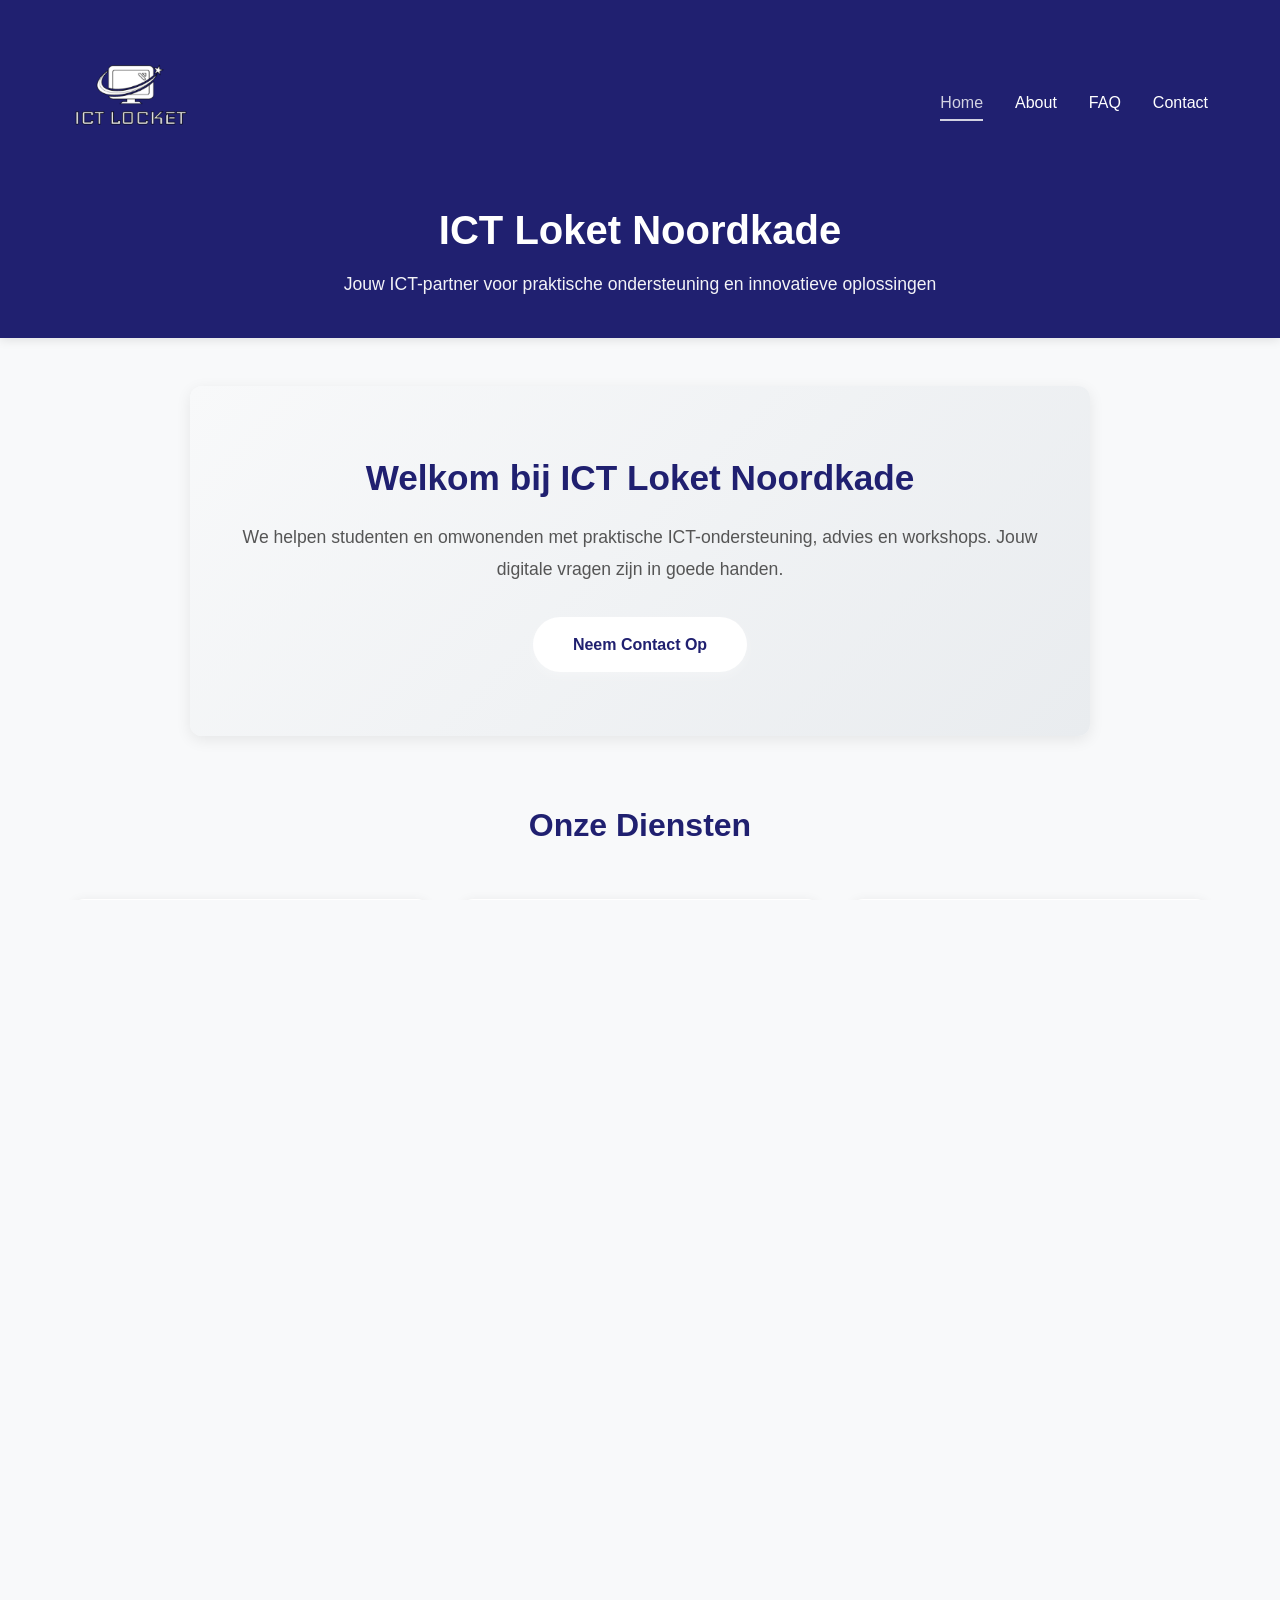
<file: index.html>
<!DOCTYPE html>
<html lang="en">
<head>
    <meta charset="UTF-8">
    <meta name="viewport" content="width=device-width, initial-scale=1.0">
    <title>ICT Loket Noordkade - Professionele ICT Ondersteuning</title>
    <link rel="stylesheet" href="style.css">
</head>
<body>
    <header>
        <div class="header-container">
            <div class="logo"><img src="assets/ICT LOCKET.png" alt="ICT Loket Logo" class="logo-image"></div>
            <nav class="navbar">
                <ul>
                    <li><a href="index.html" class="active">Home</a></li>
                    <li><a href="about.html">About</a></li>
                    <li><a href="faq.html">FAQ</a></li>
                    <li><a href="contact.html">Contact</a></li>
                </ul>
            </nav>
        </div>
        <h1>ICT Loket Noordkade</h1>
        <p class="tagline">Jouw ICT-partner voor praktische ondersteuning en innovatieve oplossingen</p>
    </header>

    <main>
        <!-- Hero Section -->
        <section class="hero" id="home">
            <div class="hero-content">
                <h2>Welkom bij ICT Loket Noordkade</h2>
                <p>We helpen studenten en omwonenden met praktische ICT-ondersteuning, advies en workshops. Jouw digitale vragen zijn in goede handen.</p>
                <a href="contact.html" class="cta-button">Neem Contact Op</a>
            </div>
        </section>

        <!-- Services Section -->
        <section class="services">
            <h2>Onze Diensten</h2>
            <div class="services-grid">
                <div class="service-card">
                    <h3>💻 Technische Ondersteuning</h3>
                    <p>Hulp bij softwareproblemen, hardwarekwesties en netwerkproblemen voor school en werk.</p>
                </div>
                <div class="service-card">
                    <h3>📚 Digitale Vaardigheden</h3>
                    <p>Workshops en trainingen voor het verbeteren van jouw digitale competenties en productiviteit.</p>
                </div>
                <div class="service-card">
                    <h3>🔒 Veiligheid &amp; Privacy</h3>
                    <p>Advies over beveiliging, privacy en veilig internetgebruik in het digitale landschap.</p>
                </div>
            </div>
        </section>

        <!-- Why Choose Us Section -->
        <section class="why-us">
            <h2>Waarom ICT Loket Noordkade?</h2>
            <ul class="benefits-list">
                <li>✓ Gratis hulp &amp; korte doorlooptijden</li>
                <li>✓ Persoonlijk advies op maat</li>
                <li>✓ Ondersteuning op locatie of op afstand</li>
                <li>✓ Ervaren en vriendelijke experts</li>
            </ul>
        </section>

        <!-- Team Section -->
        <section class="team">
            <h2>Ons Team</h2>
            <p class="team-intro">Ontmoet de experts achter ICT Loket Noordkade</p>
            <div class="team-grid">
                <div class="team-member">
                    <img src="assets/janpeter.jpg" alt="Yasmine & Peter" class="team-image">
                    <h3>Yasmine & Peter</h3>
                    <p>ICT Specialist</p>
                </div>
                <div class="team-member">
                    <img src="assets/rapper sjors.jpg" alt="Sjors" class="team-image">
                    <h3>Sjors</h3>
                    <p>ICT Expert</p>
                </div>
            </div>
        </section>
    </main>

    <footer>
        <div class="footer-content">
            <img src="assets/logo_blue_red.png" alt="Footer logo" class="footer-logo">
            <p>&copy; 2026 ICT Loket Noordkade. Alle rechten voorbehouden.</p>
        </div>
    </footer>
</body>
</html>
</file>
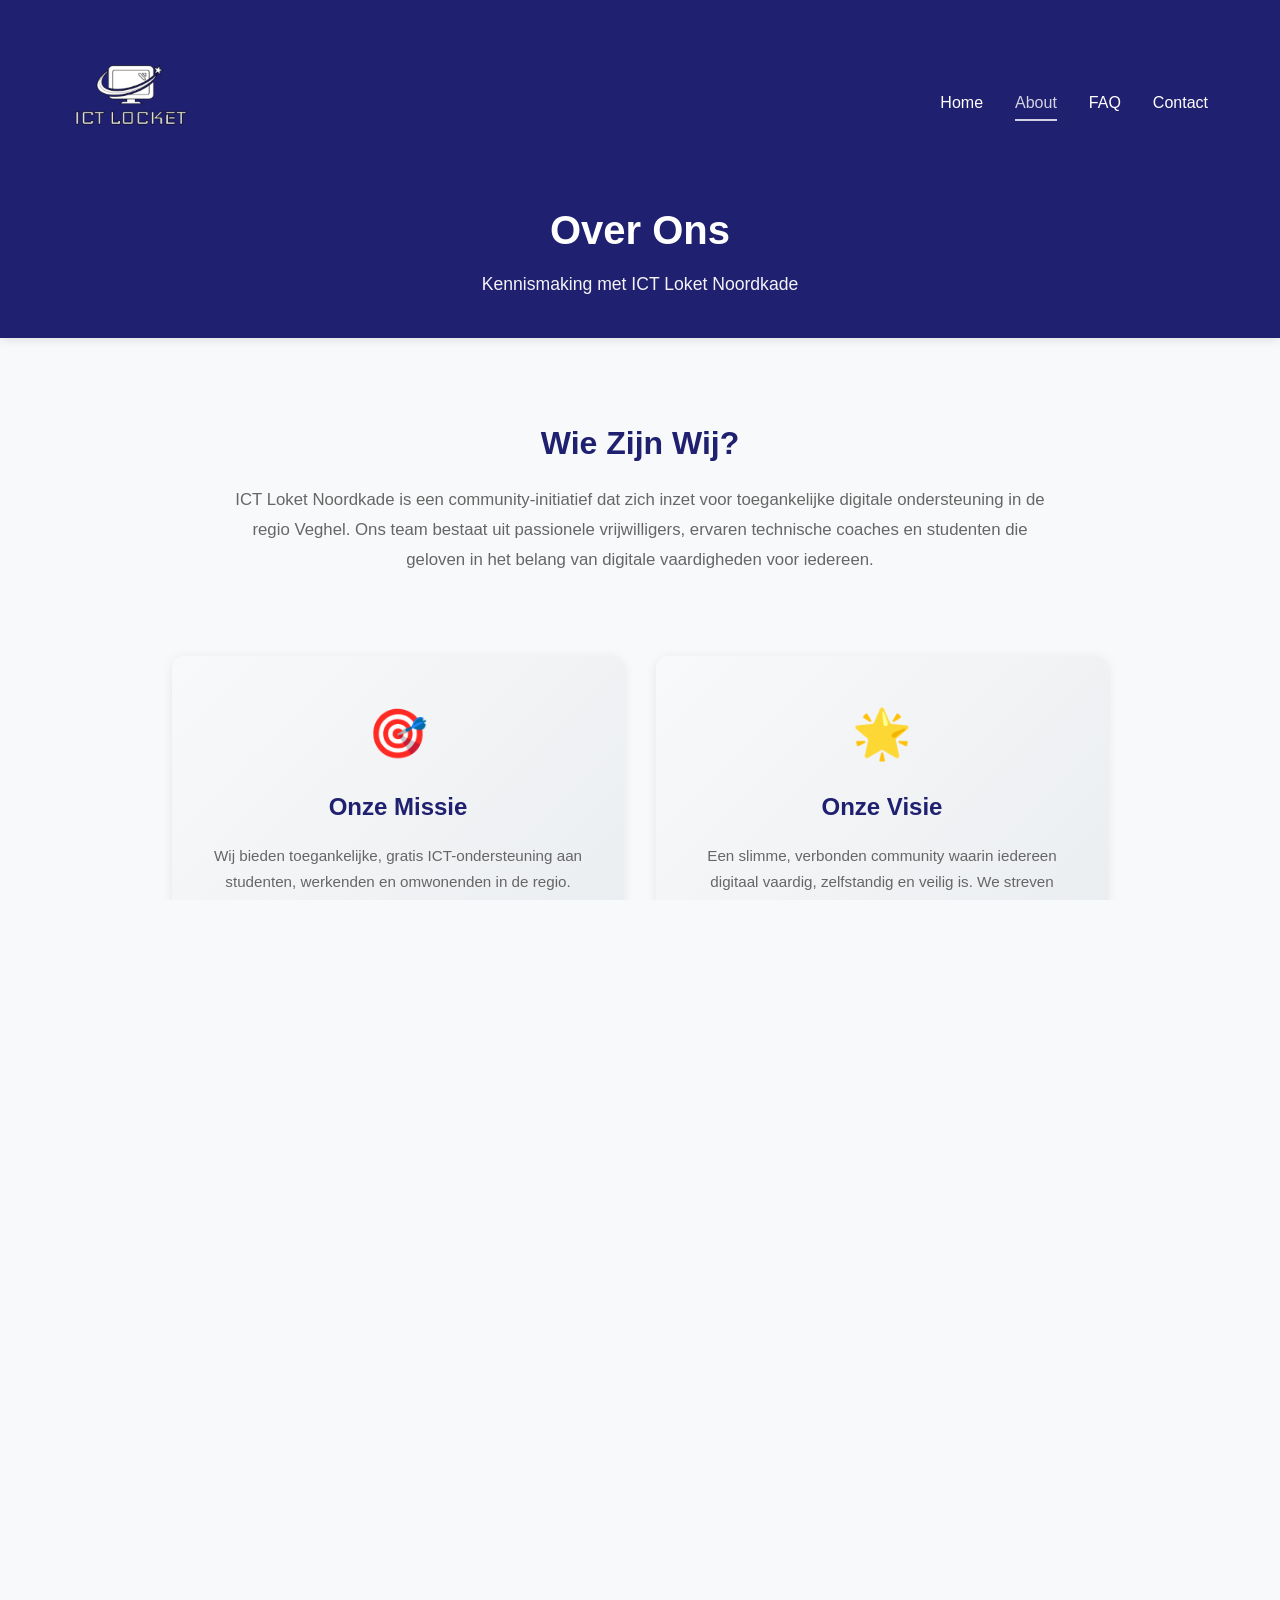
<file: about.html>
<!DOCTYPE html>
<html lang="en">
<head>
    <meta charset="UTF-8">
    <meta name="viewport" content="width=device-width, initial-scale=1.0">
    <title>Over Ons - ICT Loket Noordkade</title>
    <link rel="stylesheet" href="style.css">
</head>
<body>
    <header>
        <div class="header-container">
            <div class="logo"><img src="assets/ICT LOCKET.png" alt="ICT Loket Logo" class="logo-image"></div>
            <nav class="navbar">
                <ul>
                    <li><a href="index.html">Home</a></li>
                    <li><a href="about.html" class="active">About</a></li>
                    <li><a href="faq.html">FAQ</a></li>
                    <li><a href="contact.html">Contact</a></li>
                </ul>
            </nav>
        </div>
        <h1>Over Ons</h1>
        <p class="tagline">Kennismaking met ICT Loket Noordkade</p>
    </header>

    <main>
        <!-- About Introduction -->
        <section class="about-intro">
            <div class="about-hero">
                <h2>Wie Zijn Wij?</h2>
                <p>ICT Loket Noordkade is een community-initiatief dat zich inzet voor toegankelijke digitale ondersteuning in de regio Veghel. Ons team bestaat uit passionele vrijwilligers, ervaren technische coaches en studenten die geloven in het belang van digitale vaardigheden voor iedereen.</p>
            </div>
        </section>

        <!-- Mission and Vision -->
        <section class="mission-vision">
            <div class="mission-card">
                <div class="mission-icon">🎯</div>
                <h3>Onze Missie</h3>
                <p>Wij bieden toegankelijke, gratis ICT-ondersteuning aan studenten, werkenden en omwonenden in de regio. Ons doel is om digitale vaardigheden te verbeteren, technische problemen op te lossen en iedereen veilig online te laten surfen.</p>
            </div>

            <div class="mission-card">
                <div class="mission-icon">🌟</div>
                <h3>Onze Visie</h3>
                <p>Een slimme, verbonden community waarin iedereen digitaal vaardig, zelfstandig en veilig is. We streven naar een wereld waar technologie geen barrière is, maar juist een kans voor alle generaties.</p>
            </div>
        </section>

        <!-- Core Values -->
        <section class="core-values">
            <h2>Onze Kernwaarden</h2>
            <div class="values-grid">
                <div class="value-card">
                    <div class="value-icon">♦️</div>
                    <h3>Toegankelijkheid</h3>
                    <p>Iedereen mag erbij. Geen voorkennis vereist – we helpen graag bij alles van basis tot gevorderd niveau.</p>
                </div>

                <div class="value-card">
                    <div class="value-icon">🤝</div>
                    <h3>Gemeenschap</h3>
                    <p>Samen zijn we sterker. We geloven in samenwerking en het delen van kennis met elkaar.</p>
                </div>

                <div class="value-card">
                    <div class="value-icon">🔒</div>
                    <h3>Veiligheid</h3>
                    <p>Privacy en beveiliging staan voorop. We helpen je om veilig en verstandig online te bewegen.</p>
                </div>

                <div class="value-card">
                    <div class="value-icon">💡</div>
                    <h3>Innovatie</h3>
                    <p>Tech evolueert snel. Wij blijven up-to-date zodat we je altijd het beste advies kunnen geven.</p>
                </div>
            </div>
        </section>

        <!-- What We Offer -->
        <section class="what-we-offer">
            <h2>Wat Wij Bieden</h2>
            <div class="offer-grid">
                <div class="offer-card">
                    <h3>💻 Technische Ondersteuning</h3>
                    <p>Hulp met software, hardware, netwerkproblemen en veel meer op locatie of op afstand.</p>
                </div>

                <div class="offer-card">
                    <h3>📚 Workshops &amp; Trainingen</h3>
                    <p>Leer digitale vaardigheden in groepsworkshops en individuele trainingen.</p>
                </div>

                <div class="offer-card">
                    <h3>🛡️ Veiligheid &amp; Privacy</h3>
                    <p>Advies over cybersecurity, phishing en veilig internetgebruik voor al je apparaten.</p>
                </div>

                <div class="offer-card">
                    <h3>📱 Apparaat Begeleiding</h3>
                    <p>Leer je smartphone, tablet of computer beter kennen met persoonlijke begeleiding.</p>
                </div>

                <div class="offer-card">
                    <h3>🖨️ Kantoor Ondersteuning</h3>
                    <p>Hulp met Microsoft Office, Google Workspace en andere zakelijke applicaties.</p>
                </div>

                <div class="offer-card">
                    <h3>🌐 Webdesign &amp; Advies</h3>
                    <p>Begeleiding bij het opzetten van websites en online aanwezigheid voor bedrijven.</p>
                </div>
            </div>
        </section>

        <!-- Why Choose Us -->
        <section class="why-choose-us-about">
            <h2>Waarom Kiezen Voor Ons?</h2>
            <ul class="why-list">
                <li>✓ <strong>Gratis ondersteuning</strong> – Niemand betaalt voor onze basisservices</li>
                <li>✓ <strong>Vriendelijke experts</strong> – Tech jargon wordt duidelijk uitgelegd</li>
                <li>✓ <strong>Snelle respons</strong> – Korte wachttijden en flexibele afspraken</li>
                <li>✓ <strong>Persoonlijke aanpak</strong> – Advies op maat voor jouw situatie</li>
                <li>✓ <strong>Community-driven</strong> – Lokaal ondersteuning door lokale vrijwilligers</li>
            </ul>
        </section>

        <!-- Call to Action -->
        <section class="about-cta">
            <h2>Klaar Om Ons Te Ontmoeten?</h2>
            <p>Heb je vragen of wil je hulp? We staan klaar voor je!</p>
            <div class="cta-buttons">
                <a href="contact.html" class="cta-button">Neem Contact Op</a>
                <a href="index.html" class="cta-button secondary">Terug naar Home</a>
            </div>
        </section>
    </main>

    <footer>
        <div class="footer-content">
            <img src="assets/logo_blue_red.png" alt="Footer logo" class="footer-logo">
            <p>&copy; 2026 ICT Loket Noordkade. Alle rechten voorbehouden.</p>
        </div>
    </footer>
</body>
</html>
</file>
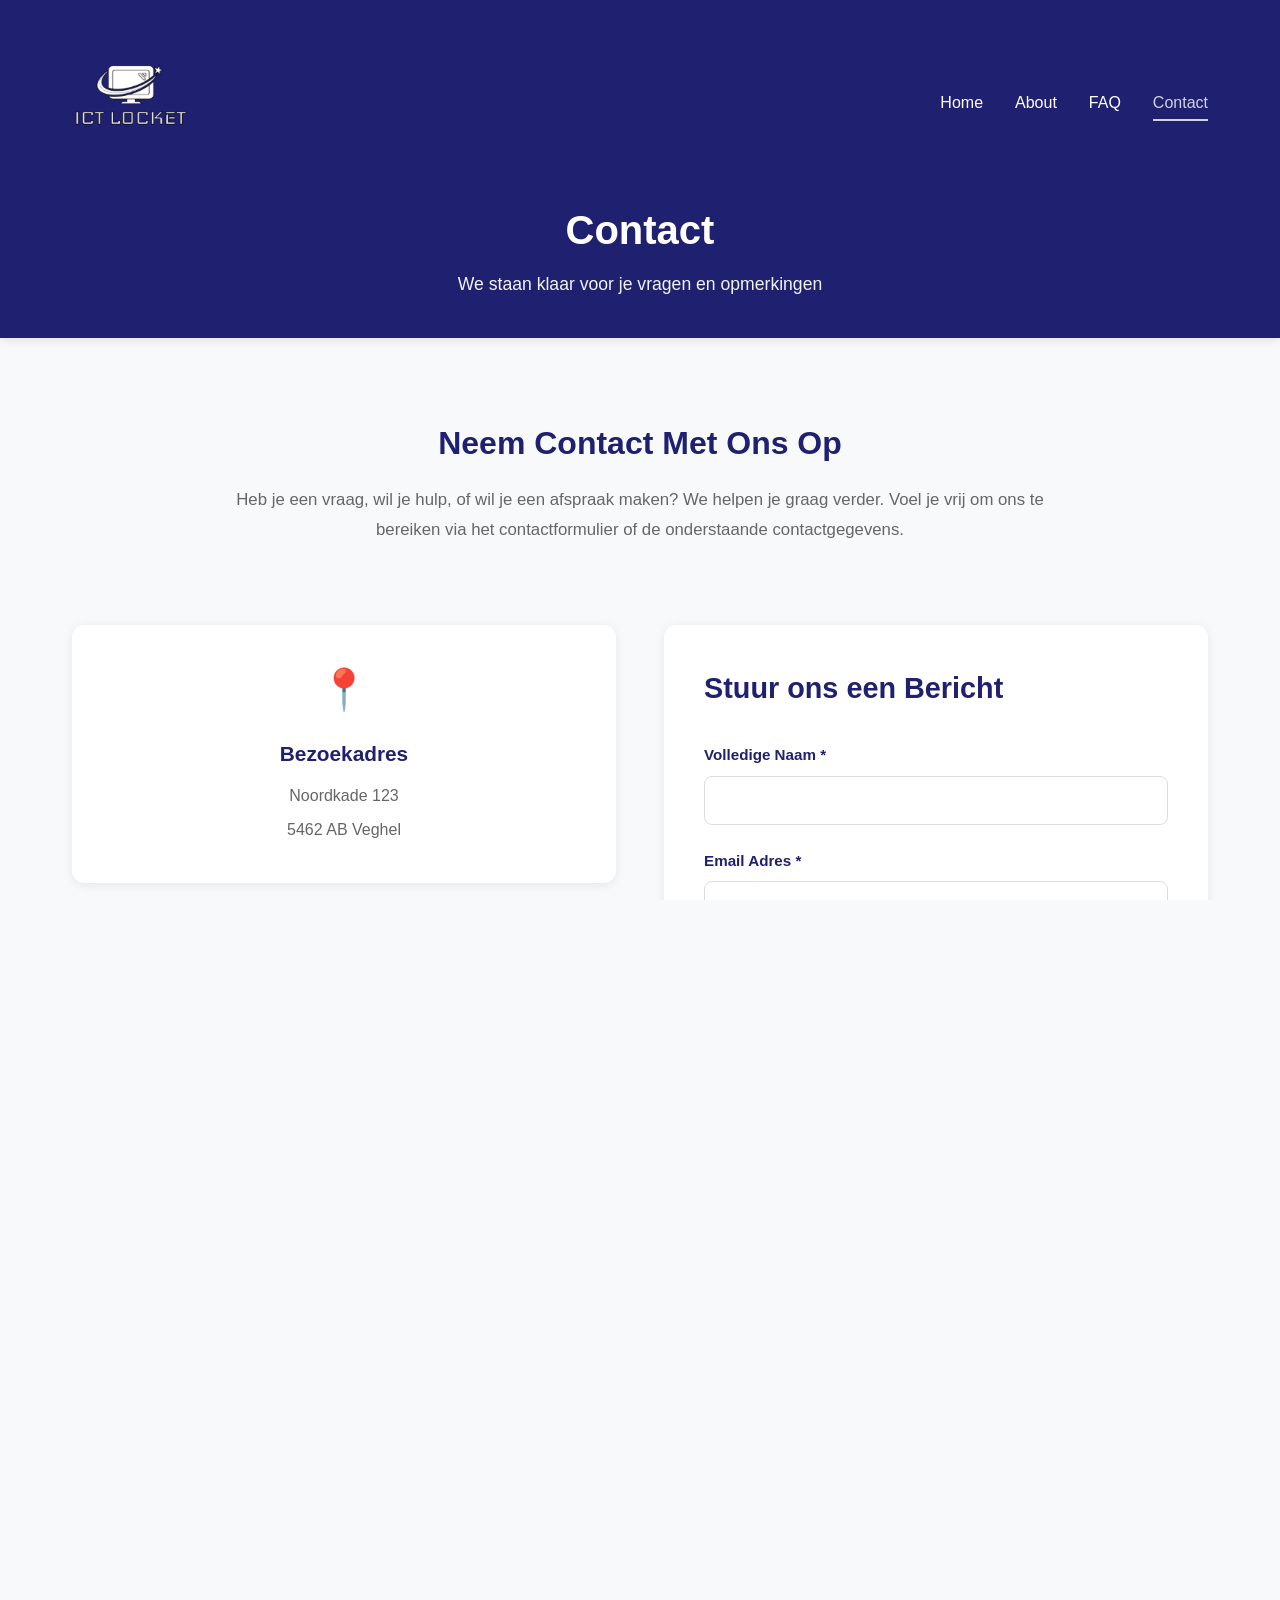
<file: contact.html>
<!DOCTYPE html>
<html lang="en">
<head>
    <meta charset="UTF-8">
    <meta name="viewport" content="width=device-width, initial-scale=1.0">
    <title>Contact - ICT Loket Noordkade</title>
    <link rel="stylesheet" href="style.css">
</head>
<body>
    <header>
        <div class="header-container">
            <div class="logo"><img src="assets/ICT LOCKET.png" alt="ICT Loket Logo" class="logo-image"></div>
            <nav class="navbar">
                <ul>
                    <li><a href="index.html">Home</a></li>
                    <li><a href="about.html">About</a></li>
                    <li><a href="faq.html">FAQ</a></li>
                    <li><a href="contact.html" class="active">Contact</a></li>
                </ul>
            </nav>
        </div>
        <h1>Contact</h1>
        <p class="tagline">We staan klaar voor je vragen en opmerkingen</p>
    </header>

    <main>
        <!-- Hero Introduction -->
        <section class="contact-intro">
            <h2>Neem Contact Met Ons Op</h2>
            <p>Heb je een vraag, wil je hulp, of wil je een afspraak maken? We helpen je graag verder. Voel je vrij om ons te bereiken via het contactformulier of de onderstaande contactgegevens.</p>
        </section>

        <!-- Contact Content -->
        <section class="contact-content">
            <div class="contact-info">
                <div class="info-card">
                    <div class="info-icon">📍</div>
                    <h3>Bezoekadres</h3>
                    <p>Noordkade 123</p>
                    <p>5462 AB Veghel</p>
                </div>

                <div class="info-card">
                    <div class="info-icon">📧</div>
                    <h3>Email</h3>
                    <p><a href="mailto:info@ictlocket.nl">info@ictlocket.nl</a></p>
                </div>

                <div class="info-card">
                    <div class="info-icon">📞</div>
                    <h3>Telefoon</h3>
                    <p><a href="tel:0413123456">0413-123456</a></p>
                </div>

                <div class="info-card">
                    <div class="info-icon">🕐</div>
                    <h3>Openingstijden</h3>
                    <p>Ma - Vr: 09:00 - 17:00</p>
                    <p>Za - Zo: Gesloten</p>
                </div>
            </div>

            <div class="form-container">
                <h2>Stuur ons een Bericht</h2>
                <form action="#" method="post" class="contact-form">
                    <div class="form-group">
                        <label for="name">Volledige Naam *</label>
                        <input type="text" id="name" name="name" required>
                    </div>

                    <div class="form-group">
                        <label for="email">Email Adres *</label>
                        <input type="email" id="email" name="email" required>
                    </div>

                    <div class="form-group">
                        <label for="phone">Telefoonnummer</label>
                        <input type="tel" id="phone" name="phone">
                    </div>

                    <div class="form-group">
                        <label for="subject">Onderwerp *</label>
                        <input type="text" id="subject" name="subject" required>
                    </div>

                    <div class="form-group">
                        <label for="message">Bericht *</label>
                        <textarea id="message" name="message" rows="5" required placeholder="Typ hier je bericht..."></textarea>
                    </div>

                    <button type="submit" class="submit-btn">Verstuur Bericht</button>
                </form>
            </div>
        </section>
    </main>

    <footer>
        <div class="footer-content">
            <img src="assets/logo_blue_red.png" alt="Footer logo" class="footer-logo">
            <p>&copy; 2026 ICT Loket Noordkade. Alle rechten voorbehouden.</p>
        </div>
    </footer>
</body>
</html>
</file>
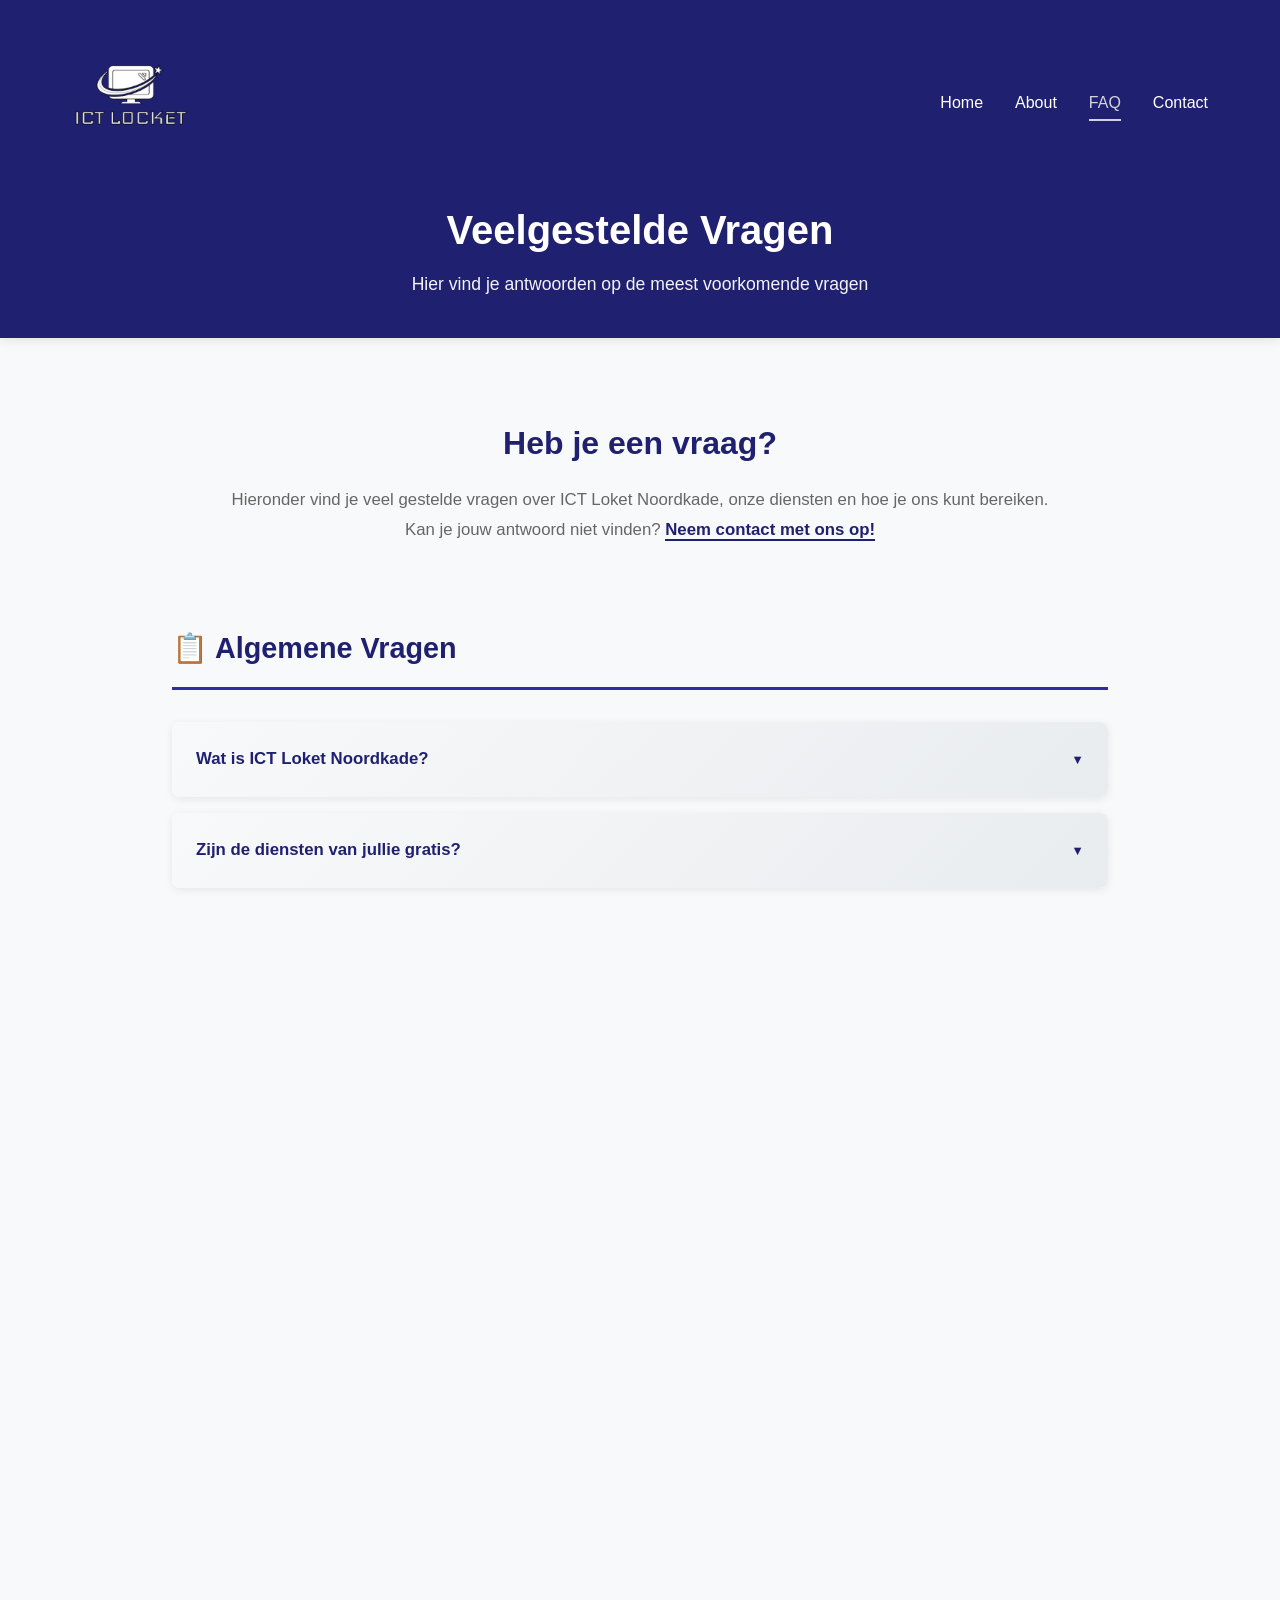
<file: faq.html>
<!DOCTYPE html>
<html lang="en">
<head>
    <meta charset="UTF-8">
    <meta name="viewport" content="width=device-width, initial-scale=1.0">
    <title>Veelgestelde Vragen - ICT Loket Noordkade</title>
    <link rel="stylesheet" href="style.css">
</head>
<body>
    <header>
        <div class="header-container">
            <div class="logo"><img src="assets/ICT LOCKET.png" alt="ICT Loket Logo" class="logo-image"></div>
            <nav class="navbar">
                <ul>
                    <li><a href="index.html">Home</a></li>
                    <li><a href="about.html">About</a></li>
                    <li><a href="faq.html" class="active">FAQ</a></li>
                    <li><a href="contact.html">Contact</a></li>
                </ul>
            </nav>
        </div>
        <h1>Veelgestelde Vragen</h1>
        <p class="tagline">Hier vind je antwoorden op de meest voorkomende vragen</p>
    </header>

    <main>
        <!-- FAQ Introduction -->
        <section class="faq-intro">
            <h2>Heb je een vraag?</h2>
            <p>Hieronder vind je veel gestelde vragen over ICT Loket Noordkade, onze diensten en hoe je ons kunt bereiken. Kan je jouw antwoord niet vinden? <a href="contact.html" class="faq-link">Neem contact met ons op!</a></p>
        </section>

        <!-- FAQ Categories -->
        
        <!-- General Questions -->
        <section class="faq-section">
            <h2 class="faq-category">📋 Algemene Vragen</h2>
            <div class="faq-container">
                <details class="faq-item">
                    <summary class="faq-question">Wat is ICT Loket Noordkade?</summary>
                    <div class="faq-answer">
                        <p>ICT Loket Noordkade is een community-initiatief dat gratis ICT-ondersteuning biedt aan studenten, werkenden en omwonenden in de regio Veghel. Wij helpen je met technische problemen, digitale vaardigheden en veilig internetgebruik.</p>
                    </div>
                </details>

                <details class="faq-item">
                    <summary class="faq-question">Zijn de diensten van jullie gratis?</summary>
                    <div class="faq-answer">
                        <p>Ja! Onze basisondersteuning en advies zijn volledig gratis. We bieden dit aan vanuit ons community-initiatief. Voor speciale projecten kunnen we eventueel andere afspraken maken, maar dit bespreken we altijd vooraf met je.</p>
                    </div>
                </details>

                <details class="faq-item">
                    <summary class="faq-question">Voor wie is ICT Loket Noordkade?</summary>
                    <div class="faq-answer">
                        <p>Voor iedereen! Students, werkenden, aanvragers of ouderen – we helpen eenieder die digitale ondersteuning nodig heeft. Er is geen minimale of maximale leeftijd, en je hoeft geen voorkennis te hebben.</p>
                    </div>
                </details>

                <details class="faq-item">
                    <summary class="faq-question">Moet ik vooraf aanmelden?</summary>
                    <div class="faq-answer">
                        <p>Ja, we raden aan om vooraf een afspraak in te plannen zodat we je volledig kunnen helpen. Je kunt ons bereiken via email (info@ictlocket.nl) of telefoon (0413-123456). Dit helpt ons om onze tijd goed in te delen.</p>
                    </div>
                </details>
            </div>
        </section>

        <!-- Services -->
        <section class="faq-section">
            <h2 class="faq-category">💻 Diensten &amp; Ondersteuning</h2>
            <div class="faq-container">
                <details class="faq-item">
                    <summary class="faq-question">Welke diensten bieden jullie aan?</summary>
                    <div class="faq-answer">
                        <p>We bieden onder meer: technische ondersteuning, workshops en trainingen, advies over cybersecurity, begeleiding met apparaten, kantoor software support en webdesign advies. Bezoek onze homepage of neem contact op voor meer details.</p>
                    </div>
                </details>

                <details class="faq-item">
                    <summary class="faq-question">Kunnen jullie ook op afstand helpen?</summary>
                    <div class="faq-answer">
                        <p>Ja, we bieden veel ondersteuning op afstand via video-call of telefonisch. Dit is ook praktisch als je niet kunt komen. Voor sommige zaken kan on-site ondersteuning nodig zijn – dit bespreken we dan met je.</p>
                    </div>
                </details>

                <details class="faq-item">
                    <summary class="faq-question">Organiseren jullie ook workshops?</summary>
                    <div class="faq-answer">
                        <p>Ja, we organiseren regelmatig workshops over diverse onderwerpen zoals Office programma's, digitale veiligheid, smartphone basiskennis en meer. Workshops zijn gratis en open voor iedereen. Vooraf aanmelden is voldoende.</p>
                    </div>
                </details>

                <details class="faq-item">
                    <summary class="faq-question">Hoe lang duurt een ondersteuningssessie?</summary>
                    <div class="faq-answer">
                        <p>Dit varieert afhankelijk van je vraag. Korte vragen kunnen in 15-30 minuten opgelost zijn, terwijl complexere zaken meer tijd nodig hebben. We stellen altijd in met je in hoeveel tijd we waarschijnlijk nodig hebben.</p>
                    </div>
                </details>
            </div>
        </section>

        <!-- Contact & Appointments -->
        <section class="faq-section">
            <h2 class="faq-category">📞 Contact &amp; Afspraken</h2>
            <div class="faq-container">
                <details class="faq-item">
                    <summary class="faq-question">Hoe kan ik een afspraak maken?</summary>
                    <div class="faq-answer">
                        <p>Je kunt een afspraak maken door ons te emailen (info@ictlocket.nl) of te bellen (0413-123456). Je kunt ook het contactformulier op onze website gebruiken. Vermeld je voorkeur voor het moment en of je on-site of op afstand wilt.</p>
                    </div>
                </details>

                <details class="faq-item">
                    <summary class="faq-question">Wat zijn jullie openingstijden?</summary>
                    <div class="faq-answer">
                        <p>Wij zijn maandag tot vrijdag van 09:00 tot 17:00 uur bereikbaar. In het weekend zijn we gesloten. Voor spoedgevallen raden we aan om ons te bellen – we zien wat we kunnen doen.</p>
                    </div>
                </details>

                <details class="faq-item">
                    <summary class="faq-question">Waar zijn jullie gevestigd?</summary>
                    <div class="faq-answer">
                        <p>Ons adres is Noordkade 123, 5462 AB Veghel. Je kunt hier langs komen voor on-site ondersteuning en afspraken. Zet wel in via email of telefoon – dan weten we dat je komt.</p>
                    </div>
                </details>

                <details class="faq-item">
                    <summary class="faq-question">Kan ik een afspraak annuleren of verzetten?</summary>
                    <div class="faq-answer">
                        <p>Ja, natuurlijk! Stuur ons gewoon een mailtje of bel ons om je afspraak aan te passen. We proberen altijd flexibel mee te werken en een passend moment voor je in te plannen.</p>
                    </div>
                </details>
            </div>
        </section>

        <!-- Technical Questions -->
        <section class="faq-section">
            <h2 class="faq-category">🔧 Technische Vragen</h2>
            <div class="faq-container">
                <details class="faq-item">
                    <summary class="faq-question">Met welke apparaten kunnen jullie helpen?</summary>
                    <div class="faq-answer">
                        <p>We ondersteunen Windows computers, Mac, Linux, iPhones, iPads, Android apparaten en meer. Vraag gerust – meestal kunnen we je helpen of je doorverwijzen naar iemand die kan.</p>
                    </div>
                </details>

                <details class="faq-item">
                    <summary class="faq-question">Welke software/programma's ondersteunen jullie?</summary>
                    <div class="faq-answer">
                        <p>We ondersteunen veel gebruikte software: Microsoft Office, Google Workspace, browsers, email clients, beveiligingssoftware, en veel meer. Vraag naar specifieke software – we helpen je graag.</p>
                    </div>
                </details>

                <details class="faq-item">
                    <summary class="faq-question">Helpen jullie ook met cybersecurity?</summary>
                    <div class="faq-answer">
                        <p>Ja! We geven advies over wachtwoordbeheer, herkennen van phishing, beveiligingsinstellingen, privacy, en hoe je jezelf veilig anoniem online kunt bewegen. Dit is belangrijk in het digitale landschap.</p>
                    </div>
                </details>

                <details class="faq-item">
                    <summary class="faq-question">Wat gebeurt er met mijn privacy tijdens ondersteuning?</summary>
                    <div class="faq-answer">
                        <p>Je privacy is ons prioriteit. We behandelen je gegeven vertrouwelijk en zullen nooit meer inzien dan nodig is. We vragen altijd toestemming voordat we toegang krijgen tot jouw apparaat.</p>
                    </div>
                </details>
            </div>
        </section>

        <!-- Policies -->
        <section class="faq-section">
            <h2 class="faq-category">📋 Regels &amp; Beleid</h2>
            <div class="faq-container">
                <details class="faq-item">
                    <summary class="faq-question">Wat is jullie terugbeleid?</summary>
                    <div class="faq-answer">
                        <p>Als je niet tevreden bent met onze ondersteuning, neem dan contact met ons op. We zullen samen met je kijken hoe we het beter kunnen doen of je verder kunnen helpen.</p>
                    </div>
                </details>

                <details class="faq-item">
                    <summary class="faq-question">Verzenden jullie ook internationaal?</summary>
                    <div class="faq-answer">
                        <p>Nee, we bieden ondersteuning aan klanten in Veghel en omgeving. Voor klanten buiten deze regio raden we aan lokale ICT-ondersteuning in te schakelen.</p>
                    </div>
                </details>

                <details class="faq-item">
                    <summary class="faq-question">Vertrouw ik me toe met mijn persoonlijke gegevens?</summary>
                    <div class="faq-answer">
                        <p>Ja, we gaan zorgvuldig om met jouw gegevens. Je gegevens worden nooit gedeeld met derden en gebruikt alleen voor het bieden van ondersteuning, tenzij je daar toestemming voor hebt gegeven.</p>
                    </div>
                </details>

                <details class="faq-item">
                    <summary class="faq-question">Kan ik klacht indienen?</summary>
                    <div class="faq-answer">
                        <p>Ja, we nemen klachten serieus. Neem contact op via onze contactpagina en beschrijf je bezorgdheid. We zullen deze zo snel mogelijk behandelen en naar oplossing streven.</p>
                    </div>
                </details>
            </div>
        </section>

        <!-- Still have questions -->
        <section class="faq-cta">
            <h2>Nog Vragen?</h2>
            <p>Kan je je antwoord niet vinden? We helpen je graag! Neem contact met ons op.</p>
            <a href="contact.html" class="cta-button">Contacteer Ons Nu</a>
        </section>
    </main>

    <footer>
        <div class="footer-content">
            <img src="assets/logo_blue_red.png" alt="Footer logo" class="footer-logo">
            <p>&copy; 2026 ICT Loket Noordkade. Alle rechten voorbehouden.</p>
        </div>
    </footer>
</body>
</html>
</file>
<file: style.css>
* {
    margin: 0;
    padding: 0;
    box-sizing: border-box;
}

html, body {
    height: 100%;
    overflow-x: hidden;
}

body {
    font-family: 'Segoe UI', Tahoma, Geneva, Verdana, sans-serif;
    background: #f8f9fa;
    color: #333;
    line-height: 1.6;
}

main {
    padding-bottom: 6rem;
    min-height: calc(100vh - 300px);
}

/* Header Styles */
header {
    background: linear-gradient(135deg, #202070 0%, #202070 100%);
    color: #fff;
    padding: 1.5rem 0;
    box-shadow: 0 2px 10px rgba(0, 0, 0, 0.1);
}

.header-container {
    display: flex;
    justify-content: space-between;
    align-items: center;
    max-width: 1200px;
    margin: 0 auto;
    padding: 0 2rem;
    gap: 2rem;
}

.logo {
    flex-shrink: 0;
    margin-right: auto;
    margin-left: -1rem;
}

.logo-image {
    width: 150px;
    height: auto;
}

header h1 {
    font-size: 2.5rem;
    margin: 1rem 0 0.5rem 0;
    text-align: center;
    font-weight: 700;
}

.tagline {
    text-align: center;
    font-size: 1.1rem;
    opacity: 0.95;
    margin-bottom: 1rem;
}

/* Navigation */
.navbar ul {
    list-style: none;
    display: flex;
    gap: 2rem;
    flex-wrap: wrap;
}

.navbar a {
    color: #fff;
    text-decoration: none;
    font-weight: 500;
    transition: opacity 0.3s ease;
    padding: 0.5rem 0;
    border-bottom: 2px solid transparent;
}

.navbar a:hover,
.navbar a.active {
    opacity: 0.8;
    border-bottom-color: #fff;
}

/* Hero Section */
.hero {
    background: linear-gradient(135deg, #f8f9fa 0%, #e9ecef 100%);
    padding: 4rem 2rem;
    text-align: center;
    margin: 3rem auto;
    max-width: 900px;
    border-radius: 12px;
    box-shadow: 0 4px 15px rgba(0, 0, 0, 0.08);
}

.hero-content h2 {
    font-size: 2.2rem;
    color: #202070;
    margin-bottom: 1rem;
    font-weight: 700;
}

.hero-content p {
    font-size: 1.1rem;
    color: #555;
    margin-bottom: 2rem;
    line-height: 1.8;
}

.cta-button {
    display: inline-block;
    background: linear-gradient(135deg, #202070 0%, #202070 100%);
    color: #fff;
    padding: 0.9rem 2.5rem;
    border-radius: 50px;
    text-decoration: none;
    font-weight: 600;
    transition: transform 0.3s ease, box-shadow 0.3s ease;
    box-shadow: 0 4px 12px rgba(32, 32, 112, 0.3);
}

.cta-button:hover {
    transform: translateY(-2px);
    box-shadow: 0 6px 16px rgba(32, 32, 112, 0.4);
}

/* Services Section */
.services {
    max-width: 1200px;
    margin: 4rem auto;
    padding: 0 2rem;
    text-align: center;
}

.services h2 {
    font-size: 2rem;
    color: #202070;
    margin-bottom: 3rem;
    font-weight: 700;
}

.services-grid {
    display: grid;
    grid-template-columns: repeat(auto-fit, minmax(280px, 1fr));
    gap: 2rem;
    margin-bottom: 3rem;
}

.service-card {
    background: #fff;
    padding: 2rem;
    border-radius: 12px;
    box-shadow: 0 2px 12px rgba(0, 0, 0, 0.08);
    transition: transform 0.3s ease, box-shadow 0.3s ease;
}

.service-card:hover {
    transform: translateY(-5px);
    box-shadow: 0 8px 20px rgba(0, 0, 0, 0.12);
}

.service-card h3 {
    font-size: 1.3rem;
    color: #202070;
    margin-bottom: 1rem;
}

.service-card p {
    color: #666;
    line-height: 1.7;
}

/* Why Us Section */
.why-us {
    background: #fff;
    padding: 3rem 2rem;
    margin: 3rem auto;
    max-width: 900px;
    border-radius: 12px;
    box-shadow: 0 2px 12px rgba(0, 0, 0, 0.08);
}

.why-us h2 {
    font-size: 2rem;
    color: #202070;
    margin-bottom: 2rem;
    text-align: center;
    font-weight: 700;
}

.benefits-list {
    list-style: none;
    display: grid;
    grid-template-columns: repeat(auto-fit, minmax(250px, 1fr));
    gap: 1.5rem;
}

.benefits-list li {
    font-size: 1.05rem;
    color: #333;
    font-weight: 500;
}

/* Team Section */
.team {
    max-width: 1200px;
    margin: 4rem auto;
    padding: 0 2rem;
    text-align: center;
}

.team h2 {
    font-size: 2rem;
    color: #202070;
    margin-bottom: 0.5rem;
    font-weight: 700;
}

.team-intro {
    color: #666;
    margin-bottom: 3rem;
    font-size: 1.1rem;
}

.team-grid {
    display: grid;
    grid-template-columns: repeat(auto-fit, minmax(250px, 1fr));
    gap: 2rem;
}

.team-member {
    background: #fff;
    border-radius: 12px;
    padding: 2rem;
    box-shadow: 0 2px 12px rgba(0, 0, 0, 0.08);
    transition: transform 0.3s ease, box-shadow 0.3s ease;
}

.team-member:hover {
    transform: translateY(-5px);
    box-shadow: 0 8px 20px rgba(0, 0, 0, 0.12);
}

.team-image {
    width: 180px;
    height: 180px;
    object-fit: cover;
    border-radius: 50%;
    margin-bottom: 1.5rem;
    border: 4px solid #202070;
}

.team-member h3 {
    font-size: 1.4rem;
    color: #202070;
    margin-bottom: 0.5rem;
    font-weight: 600;
}

.team-member p {
    color: #666;
    font-size: 1rem;
}

/* Footer */
footer {
    background: #202070;
    color: #fff;
    padding: 2rem;
    text-align: center;
    margin-top: 4rem;
    box-shadow: 0 -2px 10px rgba(0, 0, 0, 0.1);
}

.footer-content {
    max-width: 1200px;
    margin: 0 auto;
}

.footer-logo {
    width: 60px;
    height: auto;
    margin-bottom: 1rem;
}

footer p {
    margin: 0;
    opacity: 0.9;
}

/* Contact Page Styles */
.contact-intro {
    max-width: 900px;
    margin: 3rem auto;
    padding: 2rem;
    text-align: center;
}

.contact-intro h2 {
    font-size: 2rem;
    color: #202070;
    margin-bottom: 1rem;
    font-weight: 700;
}

.contact-intro p {
    font-size: 1.05rem;
    color: #666;
    line-height: 1.8;
}

.contact-content {
    display: grid;
    grid-template-columns: 1fr 1fr;
    max-width: 1200px;
    margin: 2rem auto;
    padding: 0 2rem;
    gap: 3rem;
}

.contact-info {
    display: grid;
    grid-template-columns: 1fr;
    gap: 2rem;
}

.info-card {
    background: #fff;
    padding: 2rem;
    border-radius: 12px;
    box-shadow: 0 2px 12px rgba(0, 0, 0, 0.08);
    text-align: center;
    transition: transform 0.3s ease, box-shadow 0.3s ease;
}

.info-card:hover {
    transform: translateY(-5px);
    box-shadow: 0 8px 20px rgba(0, 0, 0, 0.12);
}

.info-icon {
    font-size: 2.5rem;
    margin-bottom: 1rem;
}

.info-card h3 {
    font-size: 1.3rem;
    color: #202070;
    margin-bottom: 0.8rem;
    font-weight: 600;
}

.info-card p {
    color: #666;
    margin: 0.5rem 0;
}

.info-card a {
    color: #202070;
    text-decoration: none;
    font-weight: 500;
    transition: color 0.3s ease;
}

.info-card a:hover {
    color: #202070;
}

.form-container {
    background: #fff;
    padding: 2.5rem;
    border-radius: 12px;
    box-shadow: 0 2px 12px rgba(0, 0, 0, 0.08);
}

.form-container h2 {
    font-size: 1.8rem;
    color: #202070;
    margin-bottom: 2rem;
    font-weight: 700;
}

.contact-form {
    display: flex;
    flex-direction: column;
    gap: 1.5rem;
}

.form-group {
    display: flex;
    flex-direction: column;
}

.form-group label {
    font-weight: 600;
    color: #202070;
    margin-bottom: 0.5rem;
    font-size: 0.95rem;
}

.form-group input,
.form-group textarea {
    padding: 0.9rem;
    border: 1px solid #ddd;
    border-radius: 8px;
    font-family: 'Segoe UI', Tahoma, Geneva, Verdana, sans-serif;
    font-size: 1rem;
    transition: border-color 0.3s ease, box-shadow 0.3s ease;
}

.form-group input:focus,
.form-group textarea:focus {
    outline: none;
    border-color: #202070;
    box-shadow: 0 0 0 3px rgba(32, 32, 112, 0.1);
}

.form-group textarea {
    resize: vertical;
    min-height: 120px;
}

.submit-btn {
    background: linear-gradient(135deg, #202070 0%, #202070 100%);
    color: #fff;
    padding: 1rem;
    border: none;
    border-radius: 8px;
    font-size: 1rem;
    font-weight: 600;
    cursor: pointer;
    transition: transform 0.3s ease, box-shadow 0.3s ease;
    box-shadow: 0 4px 12px rgba(32, 32, 112, 0.3);
    margin-top: 0.5rem;
}

.submit-btn:hover {
    transform: translateY(-2px);
    box-shadow: 0 6px 16px rgba(32, 32, 112, 0.4);
}

.submit-btn:active {
    transform: translateY(0);
}

/* Responsive Design */
@media (max-width: 768px) {
    .header-container {
        flex-direction: column;
        gap: 1rem;
    }

    .navbar ul {
        gap: 1rem;
        justify-content: center;
    }

    header h1 {
        font-size: 1.8rem;
    }

    .tagline {
        font-size: 0.95rem;
    }

    .hero-content h2 {
        font-size: 1.6rem;
    }

    .services h2,
    .why-us h2,
    .team h2 {
        font-size: 1.5rem;
    }

    .services-grid,
    .team-grid {
        grid-template-columns: 1fr;
    }

    .team-image {
        width: 150px;
        height: 150px;
    }

    /* Contact Page Mobile */
    .contact-content {
        grid-template-columns: 1fr;
        gap: 2rem;
    }

    .contact-intro h2 {
        font-size: 1.6rem;
    }

    .form-container h2 {
        font-size: 1.4rem;
    }

    .contact-info {
        grid-template-columns: 1fr;
    }
}

/* About Page Styles */
.about-intro {
    max-width: 900px;
    margin: 3rem auto;
    padding: 2rem;
}

.about-hero {
    text-align: center;
}

.about-hero h2 {
    font-size: 2rem;
    color: #202070;
    margin-bottom: 1rem;
    font-weight: 700;
}

.about-hero p {
    font-size: 1.05rem;
    color: #666;
    line-height: 1.8;
}

/* Mission and Vision */
.mission-vision {
    display: grid;
    grid-template-columns: repeat(auto-fit, minmax(300px, 1fr));
    max-width: 1000px;
    margin: 3rem auto;
    padding: 0 2rem;
    gap: 2rem;
}

.mission-card {
    background: linear-gradient(135deg, #f8f9fa 0%, #e9ecef 100%);
    padding: 2.5rem;
    border-radius: 12px;
    box-shadow: 0 2px 12px rgba(0, 0, 0, 0.08);
    text-align: center;
    transition: transform 0.3s ease, box-shadow 0.3s ease;
}

.mission-card:hover {
    transform: translateY(-5px);
    box-shadow: 0 8px 20px rgba(0, 0, 0, 0.12);
}

.mission-icon {
    font-size: 3rem;
    margin-bottom: 1rem;
}

.mission-card h3 {
    font-size: 1.5rem;
    color: #202070;
    margin-bottom: 1rem;
    font-weight: 700;
}

.mission-card p {
    color: #666;
    line-height: 1.7;
    font-size: 0.95rem;
}

/* Core Values */
.core-values {
    max-width: 1200px;
    margin: 4rem auto;
    padding: 0 2rem;
}

.core-values h2 {
    font-size: 2rem;
    color: #202070;
    text-align: center;
    margin-bottom: 3rem;
    font-weight: 700;
}

.values-grid {
    display: grid;
    grid-template-columns: repeat(auto-fit, minmax(250px, 1fr));
    gap: 2rem;
}

.value-card {
    background: #fff;
    padding: 2rem;
    border-radius: 12px;
    box-shadow: 0 2px 12px rgba(0, 0, 0, 0.08);
    text-align: center;
    transition: transform 0.3s ease, box-shadow 0.3s ease;
    border-left: 4px solid #202070;
}

.value-card:hover {
    transform: translateY(-5px);
    box-shadow: 0 8px 20px rgba(0, 0, 0, 0.12);
}

.value-icon {
    font-size: 2.5rem;
    margin-bottom: 1rem;
    display: block;
}

.value-card h3 {
    font-size: 1.2rem;
    color: #202070;
    margin-bottom: 0.8rem;
    font-weight: 600;
}

.value-card p {
    color: #666;
    line-height: 1.6;
    font-size: 0.95rem;
}

/* What We Offer */
.what-we-offer {
    max-width: 1200px;
    margin: 4rem auto;
    padding: 0 2rem;
}

.what-we-offer h2 {
    font-size: 2rem;
    color: #202070;
    text-align: center;
    margin-bottom: 3rem;
    font-weight: 700;
}

.offer-grid {
    display: grid;
    grid-template-columns: repeat(auto-fit, minmax(280px, 1fr));
    gap: 2rem;
}

.offer-card {
    background: #fff;
    padding: 2rem;
    border-radius: 12px;
    box-shadow: 0 2px 12px rgba(0, 0, 0, 0.08);
    transition: transform 0.3s ease, box-shadow 0.3s ease;
    border-top: 4px solid #2e2e9f;
}

.offer-card:hover {
    transform: translateY(-5px);
    box-shadow: 0 8px 20px rgba(0, 0, 0, 0.12);
}

.offer-card h3 {
    font-size: 1.1rem;
    color: #202070;
    margin-bottom: 0.8rem;
    font-weight: 600;
}

.offer-card p {
    color: #666;
    line-height: 1.6;
    font-size: 0.95rem;
}

/* Why Choose Us */
.why-choose-us-about {
    background: linear-gradient(135deg, #f8f9fa 0%, #e9ecef 100%);
    max-width: 1000px;
    margin: 4rem auto;
    padding: 3rem 2rem;
    border-radius: 12px;
    box-shadow: 0 2px 12px rgba(0, 0, 0, 0.08);
    text-align: center;
}

.why-choose-us-about h2 {
    font-size: 2rem;
    color: #202070;
    margin-bottom: 2rem;
    font-weight: 700;
}

.why-list {
    list-style: none;
    display: grid;
    grid-template-columns: repeat(auto-fit, minmax(300px, 1fr));
    gap: 1.5rem;
    text-align: left;
}

.why-list li {
    font-size: 1rem;
    color: #333;
    padding: 1rem;
    background: #fff;
    border-radius: 8px;
    box-shadow: 0 1px 6px rgba(0, 0, 0, 0.05);
}

.why-list strong {
    color: #202070;
}

/* Call To Action */
.about-cta {
    max-width: 900px;
    margin: 4rem auto;
    padding: 3rem 2rem;
    text-align: center;
    background: linear-gradient(135deg, #202070 0%, #2e2e9f 100%);
    border-radius: 12px;
    color: #fff;
}

.about-cta h2 {
    font-size: 2rem;
    margin-bottom: 0.8rem;
    font-weight: 700;
}

.about-cta p {
    font-size: 1.1rem;
    margin-bottom: 2rem;
    opacity: 0.95;
}

.cta-buttons {
    display: flex;
    gap: 1rem;
    justify-content: center;
    flex-wrap: wrap;
}

.cta-button {
    display: inline-block;
    padding: 0.9rem 2.5rem;
    border-radius: 50px;
    text-decoration: none;
    font-weight: 600;
    transition: transform 0.3s ease, box-shadow 0.3s ease;
    font-size: 1rem;
}

.cta-button {
    background: #fff;
    color: #202070;
    box-shadow: 0 4px 12px rgba(255, 255, 255, 0.3);
}

.cta-button:hover {
    transform: translateY(-2px);
    box-shadow: 0 6px 16px rgba(255, 255, 255, 0.4);
}

.cta-button.secondary {
    background: transparent;
    color: #fff;
    border: 2px solid #fff;
}

.cta-button.secondary:hover {
    background: rgba(255, 255, 255, 0.1);
}

/* About Page Mobile */
@media (max-width: 768px) {
    .about-hero h2 {
        font-size: 1.6rem;
    }

    .mission-vision {
        grid-template-columns: 1fr;
    }

    .core-values h2,
    .what-we-offer h2,
    .why-choose-us-about h2 {
        font-size: 1.5rem;
    }

    .values-grid,
    .offer-grid {
        grid-template-columns: 1fr;
    }

    .why-list {
        grid-template-columns: 1fr;
    }

    .cta-buttons {
        flex-direction: column;
    }

    .cta-button {
        width: 100%;
    }
}

/* FAQ Page Styles */
.faq-intro {
    max-width: 900px;
    margin: 3rem auto;
    padding: 2rem;
    text-align: center;
}

.faq-intro h2 {
    font-size: 2rem;
    color: #202070;
    margin-bottom: 1rem;
    font-weight: 700;
}

.faq-intro p {
    font-size: 1.05rem;
    color: #666;
    line-height: 1.8;
}

.faq-link {
    color: #202070;
    text-decoration: none;
    font-weight: 600;
    border-bottom: 2px solid #202070;
    transition: color 0.3s ease;
}

.faq-link:hover {
    color: #2e2e9f;
    border-bottom-color: #2e2e9f;
}

/* FAQ Sections */
.faq-section {
    max-width: 1000px;
    margin: 3rem auto;
    padding: 0 2rem;
}

.faq-category {
    font-size: 1.8rem;
    color: #202070;
    margin-bottom: 2rem;
    font-weight: 700;
    padding-bottom: 1rem;
    border-bottom: 3px solid #2e2e9f;
}

.faq-container {
    display: flex;
    flex-direction: column;
    gap: 1rem;
}

/* FAQ Items - Details/Summary */
.faq-item {
    background: #fff;
    border-radius: 8px;
    box-shadow: 0 2px 8px rgba(0, 0, 0, 0.08);
    overflow: hidden;
    transition: box-shadow 0.3s ease;
}

.faq-item:hover {
    box-shadow: 0 4px 12px rgba(0, 0, 0, 0.12);
}

.faq-item[open] {
    box-shadow: 0 4px 16px rgba(32, 32, 112, 0.15);
}

.faq-question {
    cursor: pointer;
    padding: 1.5rem;
    background: linear-gradient(135deg, #f8f9fa 0%, #e9ecef 100%);
    font-size: 1.05rem;
    font-weight: 600;
    color: #202070;
    user-select: none;
    display: flex;
    justify-content: space-between;
    align-items: center;
    transition: background-color 0.3s ease, color 0.3s ease;
}

.faq-question:hover {
    background: linear-gradient(135deg, #e9ecef 0%, #dee2e6 100%);
}

.faq-item[open] .faq-question {
    background: linear-gradient(135deg, #202070 0%, #2e2e9f 100%);
    color: #fff;
}

/* Custom arrow for details/summary */
.faq-question::after {
    content: '▼';
    display: inline-block;
    transition: transform 0.3s ease;
    margin-left: 1rem;
    font-size: 0.8rem;
}

.faq-item[open] .faq-question::after {
    transform: rotate(180deg);
}

.faq-answer {
    padding: 1.5rem;
    color: #666;
    line-height: 1.8;
    border-top: 1px solid #e0e0e0;
}

.faq-answer p {
    margin: 0.5rem 0;
    font-size: 0.95rem;
}

.faq-answer p:first-child {
    margin-top: 0;
}

.faq-answer p:last-child {
    margin-bottom: 0;
}

/* FAQ CTA Section */
.faq-cta {
    max-width: 900px;
    margin: 4rem auto;
    padding: 3rem 2rem;
    text-align: center;
    background: linear-gradient(135deg, #202070 0%, #2e2e9f 100%);
    border-radius: 12px;
    color: #fff;
}

.faq-cta h2 {
    font-size: 2rem;
    margin-bottom: 0.8rem;
    font-weight: 700;
}

.faq-cta p {
    font-size: 1.1rem;
    margin-bottom: 2rem;
    opacity: 0.95;
}

/* FAQ Mobile */
@media (max-width: 768px) {
    .faq-intro h2 {
        font-size: 1.6rem;
    }

    .faq-category {
        font-size: 1.4rem;
    }

    .faq-question {
        padding: 1.2rem 1rem;
        font-size: 1rem;
    }

    .faq-answer {
        padding: 1.2rem 1rem;
    }

    .faq-cta h2 {
        font-size: 1.6rem;
    }

    .faq-cta p {
        font-size: 1rem;
    }

    .faq-question::after {
        margin-left: 0.5rem;
    }
}
</file>
